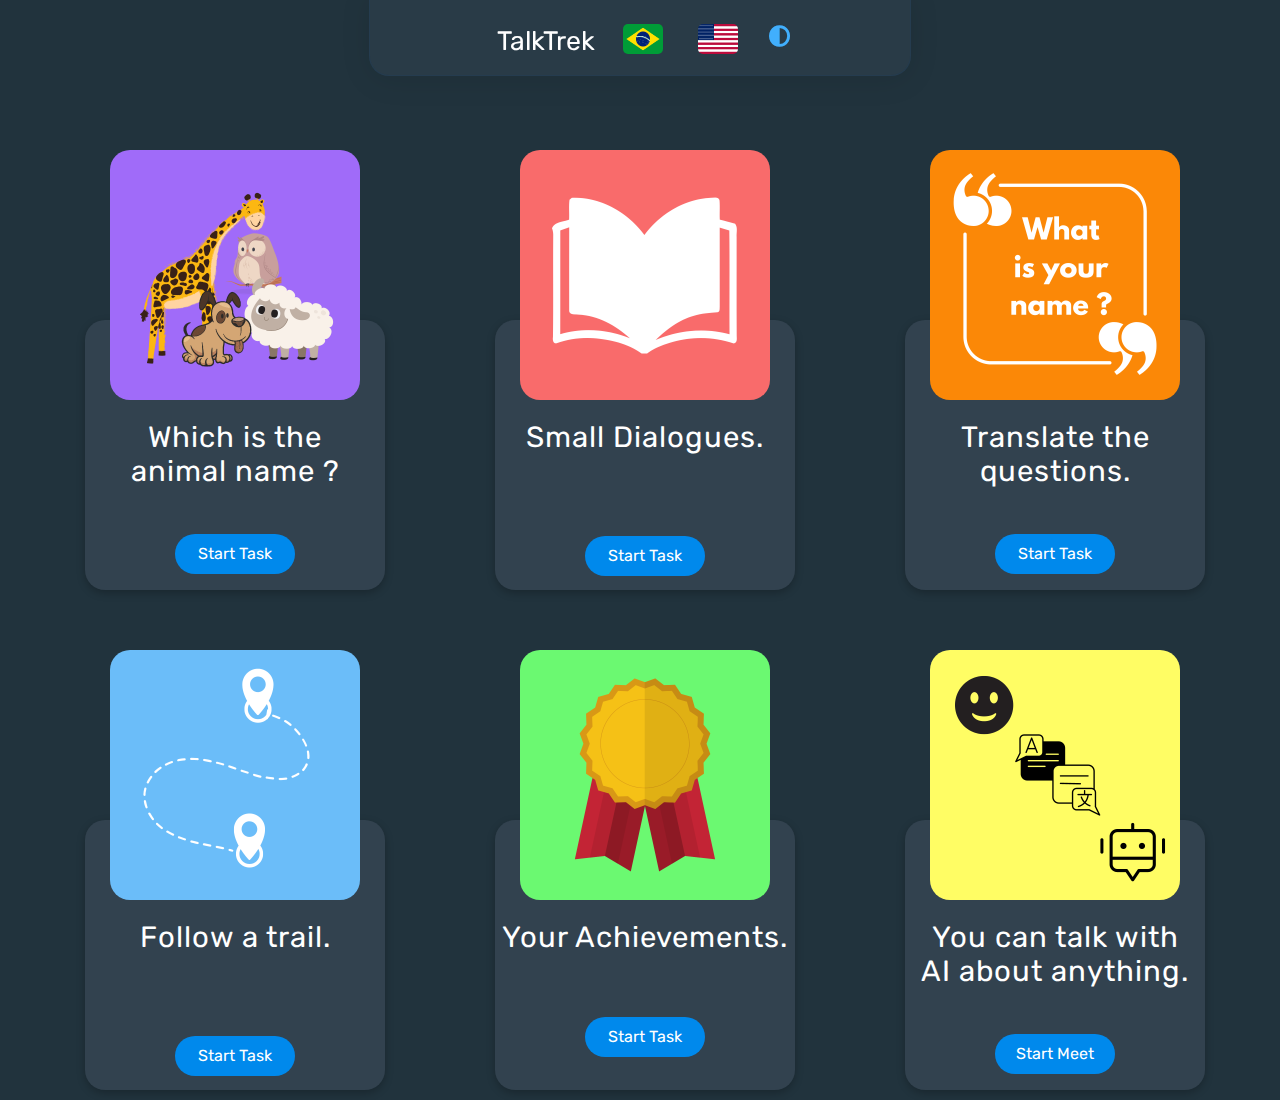
<file: index.html>
<!DOCTYPE html>
<html lang="en">
<head>
    <meta charset="UTF-8">
    <meta http-equiv="X-UA-Compatible" content="IE=edge">
    <meta name="viewport" content="width=device-width, initial-scale=1.0">
    <title>Talk-Trek</title>

    <link rel="stylesheet" href="./scripts/main.css">

    <link rel="stylesheet" href="https://cdnjs.cloudflare.com/ajax/libs/font-awesome/6.1.1/css/all.min.css">

    <link rel="preconnect" href="https://fonts.googleapis.com">
    <link rel="preconnect" href="https://fonts.gstatic.com" crossorigin>
    <link href="https://fonts.googleapis.com/css2?family=Nunito:wght@700&family=Quicksand&family=Rubik:wght@600&display=swap" rel="stylesheet">
</head>
<body>
 
    <div id="container">

        
        <div id="divTitle">
        <!-- <p id="title">TalkTrek</p> -->
        <!-- <h1>Welcome, TalkTrek</h1> -->

        <div id="divInf">
            <!-- <h1>Welcome, <span id="spanUsername">UserName</span></h1> -->
            <p id="title">TalkTrek</p>

            <button id="btnFlag">
                <img src="./medias/flagBrazil.png" alt="" id="imgFlag">
            </button>

            <button id="btnFlag">
                <img src="./medias/flagEua.png" alt="" id="imgFlag">
            </button>

            <button id="btnWhiteMode">
                <i class="fa-solid fa-circle-half-stroke"></i>
            </button>
        </div>
       
        </div>

        <div id="backMain">
            <a href="#" id="aboutUsLink">About Us</a>
            <img src="./medias/mainBack1.png" id="mainIMG" alt="">
        </div>

        <div id="divinfAboutTaks">

            <div id="divTask">
                <img src="./medias/animals-image-task.png" alt="" id="imgTasks">
                <div id="divText-btn-Task1" class="divTBT1">
                    <p id="textTask" class="txtTask1">Which is the <br> animal name ?</p>
                    <a href="taskOne.html" id="btnLinkViewTask">Start Task</a>
                </div>
            </div>

            <div id="divTask">
                <img src="./medias/book.png" alt="" id="imgTasks">
                <div id="divText-btn-Task1" class="divTBT2">
                    <p id="textTask" class="txtTask2">Small Dialogues.</p><br><br>
                    <a href="./dialogues.html" id="btnLinkViewTask">Start Task</a>
                </div>
            </div>

            <div id="divTask">
                <img src="./medias/whats-image-task.png" alt="" id="imgTasks">
                <div id="divText-btn-Task1" class="divTBT3">
                    <p id="textTask" class="txtTask3">Translate the questions.</p>
                    <a href="taskOne.html" id="btnLinkViewTask">Start Task</a>
                </div>
            </div>

        </div>
        <!-- ############################################################################### -->
        <div id="divinfAboutTaks">

            <div id="divTask">
                <img src="./medias/trail.png" alt="" id="imgTasks">
                <div id="divText-btn-Task1" class="divTBT4">
                    <p id="textTask" class="txtTask4">Follow a trail.</p><br><br>
                    <a href="taskOne.html" id="btnLinkViewTask">Start Task</a>
                </div>
            </div>

            <div id="divTask">
                <img src="./medias/achievements.png" alt="" id="imgTasks">
                <div id="divText-btn-Task1" class="divTBT5">
                    <p id="textTask" class="txtTask5">Your Achievements.</p>
                    <a href="#" id="btnLinkViewTask">Start Task</a>
                </div>
            </div>

            <div id="divTask">
                <img src="./medias/ai.png" alt="" id="imgTasks">
                <div id="divText-btn-Task1" class="divTBT6">
                    <p id="textTask" class="txtTask6">You can talk with <br> AI about anything.</p>
                    <a href="#" id="btnLinkViewTask">Start Meet</a>
                </div>
            </div>

        </div>

        

    </div>

<script src="./scripts/main.js"></script>
</body>
</html>
</file>
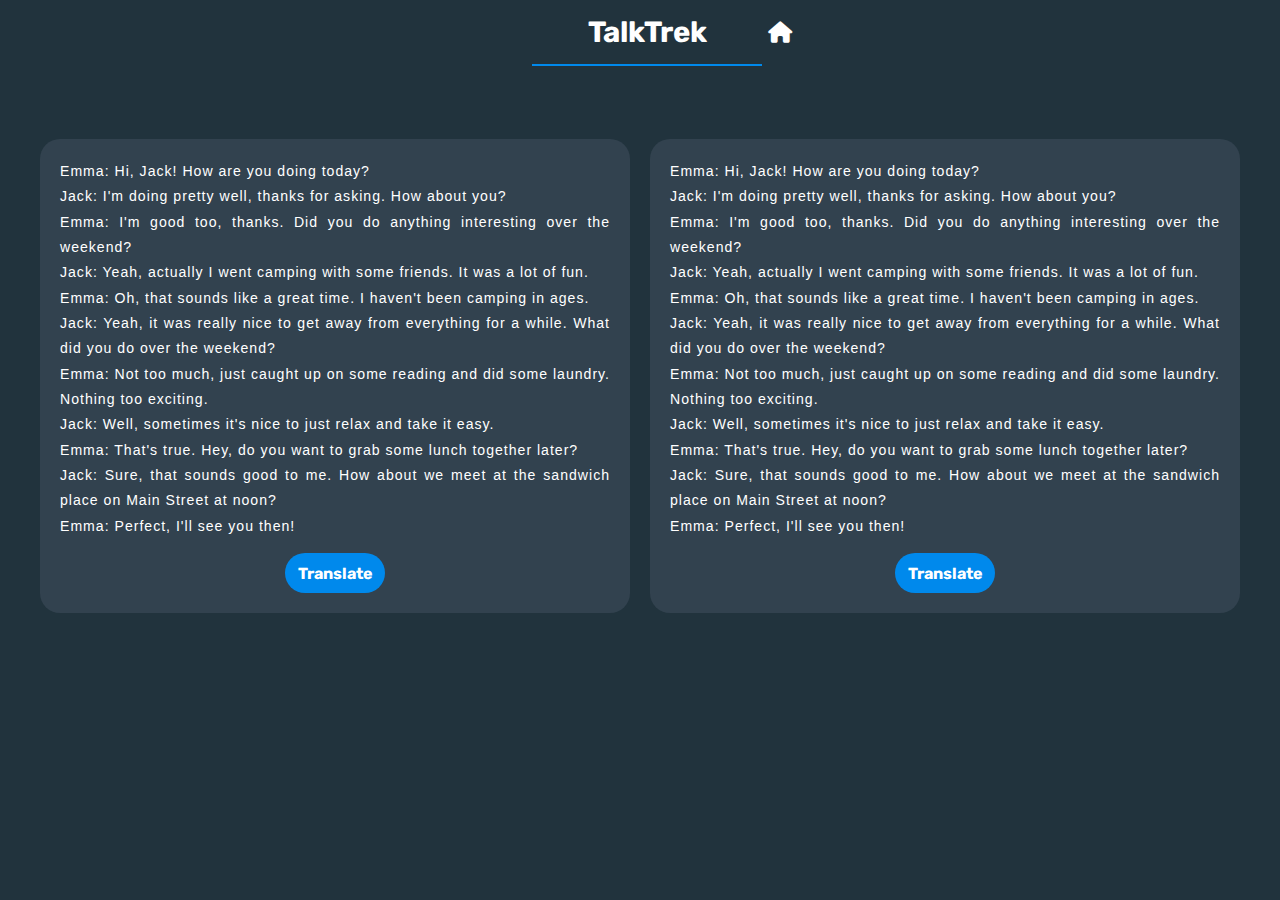
<file: dialogues.html>
<!DOCTYPE html>
<html lang="en">
<head>
    <meta charset="UTF-8">
    <meta http-equiv="X-UA-Compatible" content="IE=edge">
    <meta name="viewport" content="width=device-width, initial-scale=1.0">
    <title>Dialogues</title>

    <link rel="stylesheet" href="./scripts/dialogues.css">

    <link rel="stylesheet" href="https://cdnjs.cloudflare.com/ajax/libs/font-awesome/6.1.1/css/all.min.css">

    <link rel="preconnect" href="https://fonts.googleapis.com">
    <link rel="preconnect" href="https://fonts.gstatic.com" crossorigin>
    <link href="https://fonts.googleapis.com/css2?family=Nunito:wght@700&family=Quicksand&family=Rubik:wght@600&display=swap" rel="stylesheet">
</head>
<body>
 
    <div id="container">

        <div id="divTitle">
            <!-- <p id="title">TalkTrek</p> -->
            <h1>TalkTrek</h1>

            <div id="divBtns">
                <a href="./index.html" id="btnHome"><i class="fa-solid fa-house iconHome"></i></a>
            </div>
        </div>

        <div id="divInf">
        </div>

        <div id="backMain">
            <a href="#" id="aboutUsLink">About Us</a>
            <img src="./medias/mainBack1.png" id="mainIMG" alt="">
        </div>

        <div id="divinfAboutTaks">

            <div id="divTxtNT">
               
                <div id="divText-btn-Task1">
                    <p id="textTask">
                        Emma: Hi, Jack! How are you doing today?
                        <br>
                        Jack: I'm doing pretty well, thanks for asking. How about you?
                        <br>
                        Emma: I'm good too, thanks. Did you do anything interesting over the weekend?
                        <br>
                        Jack: Yeah, actually I went camping with some friends. It was a lot of fun.
                        <br>
                        Emma: Oh, that sounds like a great time. I haven't been camping in ages.
                        <br>
                        Jack: Yeah, it was really nice to get away from everything for a while. What did you do over the weekend?
                        <br>
                        Emma: Not too much, just caught up on some reading and did some laundry. Nothing too exciting.
                        <br>
                        Jack: Well, sometimes it's nice to just relax and take it easy.
                        <br>
                        Emma: That's true. Hey, do you want to grab some lunch together later?
                        <br>
                        Jack: Sure, that sounds good to me. How about we meet at the sandwich place on Main Street at noon?
                        <br>
                        Emma: Perfect, I'll see you then!
                    </p>
                    <button id="btnLinkViewTxt">Translate</button>
                </div>
            </div>

            <div id="divTxtT">
               
                <div id="divText-btn-Task2">
                    <p id="textTask">
                        Emma: Oi, Jack! Como você está hoje?
                        <br>
                        Jack: Estou indo bem, obrigado por perguntar. E você?
                        <br>
                        Emma: Eu estou bem também, obrigada. Você fez algo interessante durante o fim de semana?
                        <br>
                        Jack: Sim, na verdade fui acampar com alguns amigos. Foi muito divertido.
                        <br>
                        Emma: Ah, isso parece ser uma ótima hora. Eu não acampo há anos.
                        <br>
                        Jack: Sim, foi muito bom fugir de tudo por um tempo. O que você fez no fim de semana?
                        <br>
                        Emma: Não muito, apenas coloquei minhas leituras em dia e fiz algumas roupas. Nada muito emocionante.
                        <br>
                        Jack: Bem, às vezes é bom apenas relaxar e ficar tranquilo.
                        <br>
                        Emma: É verdade. Ei, você quer pegar um almoço juntos mais tarde?
                        <br>
                        Jack: Claro, isso parece bom para mim. Que tal nos encontrarmos na lanchonete da Rua Principal ao meio-dia?
                        <br>
                        Emma: Perfeito, vejo você então!
                    </p>
                    <button id="closeModal">Close</button>
                </div>
            </div>
            <!-- ############ -->
            <div id="divTxtNT">
               
                <div id="divText-btn-Task1">
                    <p id="textTask">
                        Emma: Hi, Jack! How are you doing today?
                        <br>
                        Jack: I'm doing pretty well, thanks for asking. How about you?
                        <br>
                        Emma: I'm good too, thanks. Did you do anything interesting over the weekend?
                        <br>
                        Jack: Yeah, actually I went camping with some friends. It was a lot of fun.
                        <br>
                        Emma: Oh, that sounds like a great time. I haven't been camping in ages.
                        <br>
                        Jack: Yeah, it was really nice to get away from everything for a while. What did you do over the weekend?
                        <br>
                        Emma: Not too much, just caught up on some reading and did some laundry. Nothing too exciting.
                        <br>
                        Jack: Well, sometimes it's nice to just relax and take it easy.
                        <br>
                        Emma: That's true. Hey, do you want to grab some lunch together later?
                        <br>
                        Jack: Sure, that sounds good to me. How about we meet at the sandwich place on Main Street at noon?
                        <br>
                        Emma: Perfect, I'll see you then!
                    </p>
                    <button id="btnLinkViewTxt">Translate</button>
                </div>
            </div>

            <div id="divTxtT">
               
                <div id="divText-btn-Task1">
                    <p id="textTask">
                        Emma: Oi, Jack! Como você está hoje?
                        <br>
                        Jack: Estou indo bem, obrigado por perguntar. E você?
                        <br>
                        Emma: Eu estou bem também, obrigada. Você fez algo interessante durante o fim de semana?
                        <br>
                        Jack: Sim, na verdade fui acampar com alguns amigos. Foi muito divertido.
                        <br>
                        Emma: Ah, isso parece ser uma ótima hora. Eu não acampo há anos.
                        <br>
                        Jack: Sim, foi muito bom fugir de tudo por um tempo. O que você fez no fim de semana?
                        <br>
                        Emma: Não muito, apenas coloquei minhas leituras em dia e fiz algumas roupas. Nada muito emocionante.
                        <br>
                        Jack: Bem, às vezes é bom apenas relaxar e ficar tranquilo.
                        <br>
                        Emma: É verdade. Ei, você quer pegar um almoço juntos mais tarde?
                        <br>
                        Jack: Claro, isso parece bom para mim. Que tal nos encontrarmos na lanchonete da Rua Principal ao meio-dia?
                        <br>
                        Emma: Perfeito, vejo você então!
                    </p>
                    <button id="closeModal">Close</button>
                </div>
            </div>

        </div>

        <!-- <div id="divinfAboutTaks">

            <div id="divTxtNT">
               
                <div id="divText-btn-Task1">
                    <p id="textTask">
                        Emma: Hi, Jack! How are you doing today?
                        <br>
                        Jack: I'm doing pretty well, thanks for asking. How about you?
                        <br>
                        Emma: I'm good too, thanks. Did you do anything interesting over the weekend?
                        <br>
                        Jack: Yeah, actually I went camping with some friends. It was a lot of fun.
                        <br>
                        Emma: Oh, that sounds like a great time. I haven't been camping in ages.
                        <br>
                        Jack: Yeah, it was really nice to get away from everything for a while. What did you do over the weekend?
                        <br>
                        Emma: Not too much, just caught up on some reading and did some laundry. Nothing too exciting.
                        <br>
                        Jack: Well, sometimes it's nice to just relax and take it easy.
                        <br>
                        Emma: That's true. Hey, do you want to grab some lunch together later?
                        <br>
                        Jack: Sure, that sounds good to me. How about we meet at the sandwich place on Main Street at noon?
                        <br>
                        Emma: Perfect, I'll see you then!
                    </p>
                    <button id="btnLinkViewTxt">Translate</button>
                </div>
            </div>

            <div id="divTxtT">
               
                <div id="divText-btn-Task1">
                    <p id="textTask">
                        Emma: Oi, Jack! Como você está hoje?
                        <br>
                        Jack: Estou indo bem, obrigado por perguntar. E você?
                        <br>
                        Emma: Eu estou bem também, obrigada. Você fez algo interessante durante o fim de semana?
                        <br>
                        Jack: Sim, na verdade fui acampar com alguns amigos. Foi muito divertido.
                        <br>
                        Emma: Ah, isso parece ser uma ótima hora. Eu não acampo há anos.
                        <br>
                        Jack: Sim, foi muito bom fugir de tudo por um tempo. O que você fez no fim de semana?
                        <br>
                        Emma: Não muito, apenas coloquei minhas leituras em dia e fiz algumas roupas. Nada muito emocionante.
                        <br>
                        Jack: Bem, às vezes é bom apenas relaxar e ficar tranquilo.
                        <br>
                        Emma: É verdade. Ei, você quer pegar um almoço juntos mais tarde?
                        <br>
                        Jack: Claro, isso parece bom para mim. Que tal nos encontrarmos na lanchonete da Rua Principal ao meio-dia?
                        <br>
                        Emma: Perfeito, vejo você então!
                    </p>
                    <button id="closeModal">Close</button>
                </div>
            </div>

        </div> -->
        

    </div>

<script src="./scripts/dialogues.js"></script>
</body>
</html>
</file>
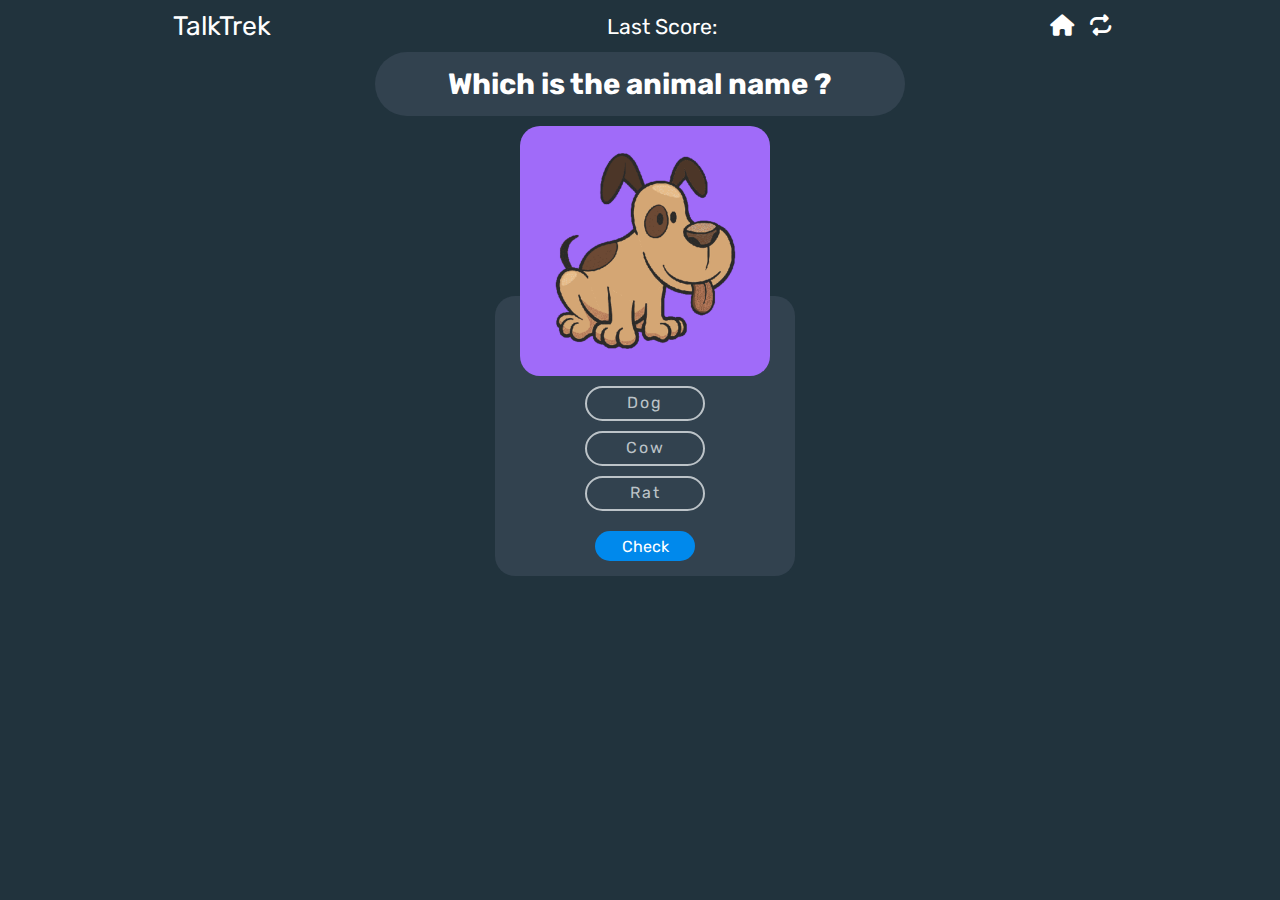
<file: taskOne.html>
<!DOCTYPE html>
<html lang="en">
<head>
    <meta charset="UTF-8">
    <meta http-equiv="X-UA-Compatible" content="IE=edge">
    <meta name="viewport" content="width=device-width, initial-scale=1.0">
    <title>Task One</title>

    <link rel="stylesheet" href="./scripts/taskOneStyle.css">

    <link rel="stylesheet" href="https://cdnjs.cloudflare.com/ajax/libs/font-awesome/6.1.1/css/all.min.css">

    <link rel="preconnect" href="https://fonts.googleapis.com">
    <link rel="preconnect" href="https://fonts.gstatic.com" crossorigin>
    <link href="https://fonts.googleapis.com/css2?family=Nunito:wght@700&family=Quicksand&family=Rubik:wght@600&display=swap" rel="stylesheet">
</head>
<body>
 
    <div id="container">

        <div id="divTitle">
            <p id="title">TalkTrek</p>
            
            <span id="scoreTxt">Last Score: <span id="score">0</span></span>

            <div id="divBtns">
                <a href="./index.html" id="btnHome"><i class="fa-solid fa-house iconHome"></i></a>
                <a href="#" id="btnRemoveLastScore" title="Remove Score"><i class="fa-sharp fa-solid fa-repeat iconHome"></i></a>
            </div>
        </div>
        

        <div id="divInf">
            <h1>Which is the animal name ?</h1>
        </div>

        <div id="divinfAboutTaks">

            <div id="divTask1">
                <img src="./medias/dog-img-task1.png" alt="" id="imgTasks">
                <div id="divText-btn-Task1">
                    <div id="divRadiosAnswers">
                        <input type="radio" name="radioAnswer" id="radioAnswer1" class="radioB"> 
                        <input type="radio" name="radioAnswer" id="radioAnswer2" class="radioB"> 
                        <input type="radio" name="radioAnswer" id="radioAnswer3" class="radioB"> 
                    </div>
                    <button id="btnCheck">Check</button>
                </div>

                <!-- <span id="checkAnswer"></span> -->
            </div>

            <div id="divTask2">
                <img src="./medias/sheep.png" alt="" id="imgTasks">
                <div id="divText-btn-Task1">
                    <div id="divRadiosAnswers2">
                        <input type="radio" name="radioAnswer" id="radioAnswer4"> 
                        <input type="radio" name="radioAnswer" id="radioAnswer5" > 
                        <input type="radio" name="radioAnswer" id="radioAnswer6" > 
                    </div>
                    <button id="btnCheck2">Check</button>
                </div>

            </div>
            <br>
            <span id="checkAnswer"></span>

        </div>

    </div>

<script src="./scripts/taskOne.js"></script>
</body>
</html>
</file>
<file: scripts/main.css>
body{

    background: #21333d;
    margin: 0px;
    padding: 0px;
    border: 0px;
    font-family: 'Rubik', sans-serif;
    display: flex;
    transition: .4s;
}
/* body.active{
    background: whitesmoke;
} */
/* width */
::-webkit-scrollbar {
    width: 5px;
    
  }
  
  /* Track */
  ::-webkit-scrollbar-track {
    background: #21333D;
  }
  
  /* Handle */
  ::-webkit-scrollbar-thumb {
    background: #0089EC;
    border-radius: 50px;
  }
  
  /* Handle on hover */
  ::-webkit-scrollbar-thumb:hover {
    background: #004475;
  }

#container{

    background:rgba(128, 128, 128, 0);
    width: 100%;
    height: auto;
    display: flex;
    flex-direction: column;
    flex-wrap: wrap;
    align-items: center;
    justify-content: center;
}
#title{
    color: white;
    font-family: 'Rubik', sans-serif;
    font-size: 20pt;
    padding: 10px;
    margin-left: 0px;
    margin-top: 0px;
    transition: .4s;
}
/* #title.active{
    color: #004475;
} */
h1{
    font-family: 'Rubik', sans-serif;
    font-size: 22pt;
    color: white;
    background: #32424f00;
    width: 300px;
    padding: 15px;
    border-radius: 0px;
    border-bottom: 2px solid #0089EC;
    margin: auto;
}
h1.active{
    color: #21333D;
    border-bottom: 2px solid #21333D;
}
#divTitle{
    background: rgba(0, 119, 255, 0);
    display: flex;
    flex-wrap: wrap;
    flex-direction: row;
    justify-content: center;
    align-items: center;
    width: 100%;
    height: 100px;
}
#divInf{

    /* background: rgba(27, 64, 98, 0.527); */
    background: #32424f86;
    border-radius: 0px 0px 20px 20px;
    box-shadow: 0 4px 30px rgba(0, 0, 0, 0.1);
    /* backdrop-filter: blur(9px); */
    /* -webkit-backdrop-filter: blur(9px); */
    border: 1px solid rgba(27, 64, 98, 0.3);

    display: flex;
    flex-wrap: wrap;
    flex-direction: row;
    justify-content: center;
    align-items: center;

    width: 500px;
    height: 40px;
    margin-left: 0px;
    margin-top: -30px;
    position: fixed;
    padding: 20px;
    z-index: 1;
}
/* #divInf.active{

    background: rgba(255, 255, 255, 0.25);
    box-shadow: 0 4px 30px rgba(0, 0, 0, 0.37);
    backdrop-filter: blur(8.7px);
    -webkit-backdrop-filter: blur(8.7px);
    border: 1px solid rgba(255, 255, 255, 0.3);
} */
#divinfAboutTaks{
    background: rgba(0, 128, 0, 0);
    display: flex;
    flex-wrap: wrap;
    justify-content: center;
    align-items: center;
    flex-direction: row;
    padding: 10px;
    margin: auto;
    margin-top: 20px;
}
#divTask{
    background: rgba(0, 0, 0, 0);
    width: 400px;
    height: auto;
    margin-left: 10px;
    margin-top: 20px;

    display: flex;
    flex-direction: column;
}
#imgTasks{
    width: 250px;
    height: 250px;
    border-radius: 20px;
    margin: auto;
    position: relative;

    
}
.divTBT1, .divTBT2, .divTBT3,
.divTBT4, .divTBT5, .divTBT6{
    background: #32424F ;
    transition: .4s;

    box-shadow: rgba(0, 0, 0, 0.24) 0px 3px 8px;
}
#divText-btn-Task1{
    /* background: #32424F ; */
    /* background: rgba(50, 66, 79, 0.56); */
/* border-radius: 16px;
box-shadow: 0 4px 30px rgba(0, 0, 0, 0.1);
backdrop-filter: blur(14.1px);
-webkit-backdrop-filter: blur(14.1px); */
    width: 300px;
    height: 270px;
    margin: auto;
    margin-top: -80px;
    border-radius: 20px;

    display: flex;
    flex-direction: column;
    

}
.divTBT1.active, .divTBT2.active, .divTBT3.active,
.divTBT4.active, .divTBT5.active, .divTBT6.active{

    background: rgb(255, 255, 255);
    /* box-shadow: rgba(0, 0, 0, 0.24) 0px 3px 8px; */
    color: rgb(34, 34, 34);
    /* transform: scale(1.1); */
    box-shadow: rgba(50, 50, 93, 0.25) 0px 2px 5px -1px, rgba(0, 0, 0, 0.3) 0px 1px 3px -1px;
}
#textTask{

    margin-top: 100px;
    text-align: center;
    font-size: 22pt;
    letter-spacing: 1px;

}
.txtTask1, .txtTask2, .txtTask3,
.txtTask4, .txtTask5, .txtTask6{

    color: white;
    transition: .4s;
}
.txtTask1.active, .txtTask2.active, .txtTask3.active,
.txtTask4.active, .txtTask5.active, .txtTask6.active{

    color: #21333D;
}
#btnLinkViewTask{

    background: #0089EC;
    color: white;
    width: 100px;
    height: 20px;
    padding: 10px;
    text-align: center;
    margin: auto;
    text-decoration: none;
    border-radius: 50px;
    transition: .4s;
}
#btnLinkViewTask:hover{
    background: #41affd;
    
    transform: scale(1.1);
}
#btnFlag{
    width: 45px;
    height: 35px;

    display: flex;
    justify-content: center;
    align-items: center;
    background: rgba(255, 255, 255, 0);

    border: none;

    cursor: pointer;
    margin: 15px;
    margin-top: -15px;
}
#imgFlag{
    width: 40px;
    height: 30px;
    border-radius: 5px;

    background: rgba(255, 255, 255, 0);

    filter: grayscale(0%);
    transition: .4s;
}
#imgFlag:hover{

    filter: grayscale(70%);
}
#backMain{
    background: rgba(0, 128, 0, 0);
    width: 100%;
    height: 400px;
    display: none;
    flex-wrap: wrap;
    align-items: center;
    justify-content: center;
}
#mainIMG{
    width: 50%;
    height: 90%;
    max-width: auto;
    border-radius: 25px;

    /* box-shadow: rgba(0, 0, 0, 0.35) 0px 5px 15px; */
    box-shadow: rgba(0, 0, 0, 0.25) 0px 14px 28px, rgba(0, 0, 0, 0.22) 0px 10px 10px;
}
#aboutUsLink{

    color: grey;
    position: absolute;
    margin-left: -350px;
    margin-top: 220px;
    background: white;
    text-decoration: none;
    outline: none;
    padding: 10px;
    border-radius: 25px;
}
#btnWhiteMode{
    color:#41affd;
    background: rgba(255, 255, 255, 0);
    border: none;
    text-decoration: none;
    outline: none;
    font-size: 16pt;
    cursor: pointer;
    transition: .4s;
    width: 28px;
    height: 25px;
    margin-left: 10px;
    margin-top: -35px;
    display: flex;
    align-items: center;
    justify-content: center;
}
#btnWhiteMode:hover{
    color: rgb(26, 26, 26);
    transform: scale(1.1);
}
</file>
<file: scripts/dialogues.css>
body{

    background: #21333D;
    /* background: #8ed8ff; */
    margin: 0px;
    padding: 0px;
    border: 0px;
    font-family: 'Rubik', sans-serif;
    display: flex;
}

/* width */
::-webkit-scrollbar {
    width: 5px;
    
  }
  
  /* Track */
  ::-webkit-scrollbar-track {
    background: #21333D;
  }
  
  /* Handle */
  ::-webkit-scrollbar-thumb {
    background: #0089EC;
    border-radius: 50px;
  }
  
  /* Handle on hover */
  ::-webkit-scrollbar-thumb:hover {
    background: #004475;
  }

#container{

    background:rgba(128, 128, 128, 0);
    width: 100%;
    height: auto;
    display: flex;
    flex-direction: column;
    flex-wrap: wrap;
    align-items: center;
    justify-content: center;
}
#title{
    color: white;
    font-family: 'Rubik', sans-serif;
    font-size: 20pt;
    padding: 10px;
    margin: auto;
    margin-left: 0px;
}
h1{
    font-family: 'Rubik', sans-serif;
    font-size: 22pt;
    color: white;
    text-align: center;
    background: #32424f00;
    width: 200px;
    padding: 15px;
    border-radius: 0px;
    border-bottom: 2px solid #0089EC;
    margin: auto;
    margin-left: 50px;
}
#divTitle{
    background: rgba(255, 0, 0, 0);

    display: flex;
    flex-wrap: wrap;
}
#divInf{
    background: rgba(132, 132, 175, 0);

    display: flex;
    flex-wrap: wrap;
    justify-content: center;
    margin-top: 10px;
}
#divinfAboutTaks{
    background: rgba(0, 128, 0, 0);
    display: flex;
    flex-wrap: wrap;
    justify-content: center;
    align-items: center;
    flex-direction: row;
    margin: auto;
    margin-top: 20px;
    width: 100%;
    height: 550px;
}
#divTxtNT{
    background: rgba(0, 0, 0, 0);
    width: 600px;
    height: auto;
    margin-left: 10px;

    display: flex;
    flex-direction: row;
}
#divTxtT{
    background: rgba(0, 0, 0, 0);
    width: 600px;
    height: auto;
    margin-left: 10px;

    display: none;
    flex-direction: column;
}

#divText-btn-Task1{
    /* background: rgba(50, 66, 79, 0.56); */
/* border-radius: 16px;
box-shadow: 0 4px 30px rgba(0, 0, 0, 0.1);
backdrop-filter: blur(14.1px);
-webkit-backdrop-filter: blur(14.1px); */
    background: #32424F ;
    width: 550px;
    height: auto;
    padding: 20px;
    border-radius: 20px;
    display: flex;
    flex-direction: column;
    margin-top: 10px;
}
#divText-btn-Task2{
    background: #0089EC;
    width: 550px;
    height: auto;
    padding: 20px;
    border-radius: 20px;
    display: flex;
    flex-direction: column;
    margin-top: 10px;
}
#textTask{

    color: white;
    margin-top: 0px;
    text-align: justify;
    text-justify: inter-word;
    font-size: 1.1vw;
    letter-spacing: 1px;
    line-height: 1.8;
    font-family: 'Segoe UI', Tahoma, Geneva, Verdana, sans-serif;
}
#closeModal{
    background: #32424F ;
    color: white;
    width: 100px;
    height: 40px;
    text-align: center;
    margin: auto;
    text-decoration: none;
    border-radius: 50px;
    transition: .4s;
    border: none;
    font-weight: bold;
    font-family: 'Rubik', sans-serif;
    font-size: 12pt;
    cursor: pointer;
}
#btnLinkViewTxt{

    background: #0089EC;
    color: white;
    width: 100px;
    height: 40px;
    text-align: center;
    margin: auto;
    text-decoration: none;
    border-radius: 50px;
    transition: .4s;
    border: none;
    font-weight: bold;
    font-family: 'Rubik', sans-serif;
    font-size: 12pt;
    cursor: pointer;
}
#btnLinkViewTxt:hover, #closeModal:hover{
    background: #41affd;
    transform: scale(1.1);
}


#backMain{
    background: rgba(0, 128, 0, 0);
    width: 100%;
    height: 400px;
    display: none;
    flex-wrap: wrap;
    align-items: center;
    justify-content: center;
}
#mainIMG{
    width: 50%;
    height: 90%;
    max-width: auto;
    border-radius: 25px;

    /* box-shadow: rgba(0, 0, 0, 0.35) 0px 5px 15px; */
    box-shadow: rgba(0, 0, 0, 0.25) 0px 14px 28px, rgba(0, 0, 0, 0.22) 0px 10px 10px;
}
#aboutUsLink{

    color: grey;
    position: absolute;
    margin-left: -350px;
    margin-top: 220px;
    background: white;
    text-decoration: none;
    outline: none;
    padding: 10px;
    border-radius: 25px;
}
.iconHome{
    background: none;
    color: white;
    text-decoration: none;
    outline: none;
    font-size: 16pt;
    transition: .4s;
    padding: 6px;
    border-radius: 100%;
}
.iconHome:hover{

    transform: scale(1.1);
    background: #0089EC;
    color: white;
}
#divBtns{
    background: rgba(255, 255, 255, 0);
    margin: auto;
}
#btnHome{
}
</file>
<file: scripts/taskOneStyle.css>
body{

    background: #21333D;
    margin: 0px;
    padding: 0px;
    border: 0px;
    font-family: 'Rubik', sans-serif;
    display: flex;
}

#container{

    background:rgba(128, 128, 128, 0);
    width: 100%;
    height: auto;
    display: flex;
    flex-wrap: wrap;
    flex-direction: column;
    align-items: center;
}
#title{
    color: white;
    font-family: 'Rubik', sans-serif;
    font-size: 20pt;
    padding: 10px;
    margin: auto;
}
#divBtns{
    background: rgba(255, 255, 255, 0);
    margin: auto;
}
h1{
    font-family: 'Rubik', sans-serif;
    font-size: 22pt;
    color: white;
    text-align: center;

    background: #32424F;
    width: 500px;
    margin: 0px;
    padding: 15px;
    border-radius: 50px;
    /* border: 1px solid #0089EC; */
}
#divTitle{
    background: rgba(255, 0, 0, 0);
    margin: auto;
    display: flex;
    flex-direction: row;
    flex-wrap: wrap;
    justify-content: space-around;
    align-items: center;
    width: 100%;
}
#divInf{
    background: rgba(0, 0, 150, 0);

    display: flex;
    flex-wrap: wrap;
    justify-content: center;
}
#divinfAboutTaks{
    background: rgba(0, 128, 0, 0);
    display: flex;
    flex-wrap: wrap;
    justify-content: center;
    align-items: center;
    flex-direction: column;
    padding: 10px;
    margin: auto;
    margin-top: 0px;
}
#divTask1{
    background: rgba(0, 0, 0, 0);
    width: 400px;
    height: auto;
    margin-left: 10px;
    margin-top: 20px;

    display: flex;
    flex-direction: column;
}
#divTask2{
    background: rgba(0, 0, 0, 0);
    width: 400px;
    height: auto;
    margin-left: 10px;
    margin-top: 20px;

    display: none;
    flex-direction: column;
}
#imgTasks{
    width: 250px;
    height: 250px;
    border-radius: 20px;
    margin: auto;
    position: relative;
    margin-top: -20px;
}
#divText-btn-Task1{
    background: #32424F ;
    width: 300px;
    height: 280px;
    margin: auto;
    margin-top: -80px;
    border-radius: 20px;

    display: flex;
    flex-direction: column;
}
#divRadiosAnswers, #divRadiosAnswers2{
    background: rgba(222, 184, 135, 0);
    height: auto;
    margin-top: 85px;
    display: flex;
    flex-wrap: wrap;
    flex-direction: column;
    justify-content: center;
    align-items: center;
}
input[type=radio]{

    -webkit-appearance: none;
    appearance: none;
    background: #bb030300;
    color: #BCC3C8;
    margin: 5px;

    font-family: 'Rubik', sans-serif;
    font-size: 12pt;
    letter-spacing: 2px;

    text-align: center;
    padding: 5px;

    width: 120px;
    height: 35px;
    border-radius: 50px;
    border: 2px solid #BCC3C8;

    transition: .3s;

    cursor: pointer;
}
input[type=radio]:checked{
    background: #00CD4C;
    color: white;
    border: 2px solid  #00FF5F;
}
#radioAnswer1::before{
    content: 'Dog';
}
#radioAnswer2::before{
    content: 'Cow';
}
#radioAnswer3::before{
    content: 'Rat';
}

#radioAnswer4::before{
    content: 'Monkey';
}
#radioAnswer5::before{
    content: 'Bird';
}
#radioAnswer6::before{
    content: 'Sheep';
}
#btnCheck, #btnCheck2{

    background: #0089EC;
    color: white;
    font-family: 'Rubik', sans-serif;
    font-size: 12pt;
    width: 100px;
    height: 30px;
    border: none;
    border-radius: 50px;
    transition: .4s;
    margin: auto;
    cursor: pointer;
}
#btnCheck:hover, #btnCheck2:hover{
    background: #41affd;
}
#checkAnswer{
    color: white;
    text-align: center;
    margin-top: -9px;
    font-family: 'Rubik', sans-serif;
    font-size: 12pt;
    text-transform: uppercase;
}
#spanScore{
    /* background: rgba(255, 255, 255, 0); */
    width: 200px;
    height: 20px;
    padding: 10px;
    margin-left: 20px;
    border-radius: 0px 0px 20px 20px;
}
#score, #scoreTxt{

    color: white;
    font-family: 'Rubik', sans-serif;
    font-size: 16pt;
    margin: auto;
}
.iconHome{
    background: none;
    color: white;
    text-decoration: none;
    outline: none;
    font-size: 16pt;
    transition: .4s;
    padding: 6px;
    border-radius: 100%;
}
.iconHome:hover{

    transform: scale(1.1);
    background: #0089EC;
    color: white;
}
</file>
